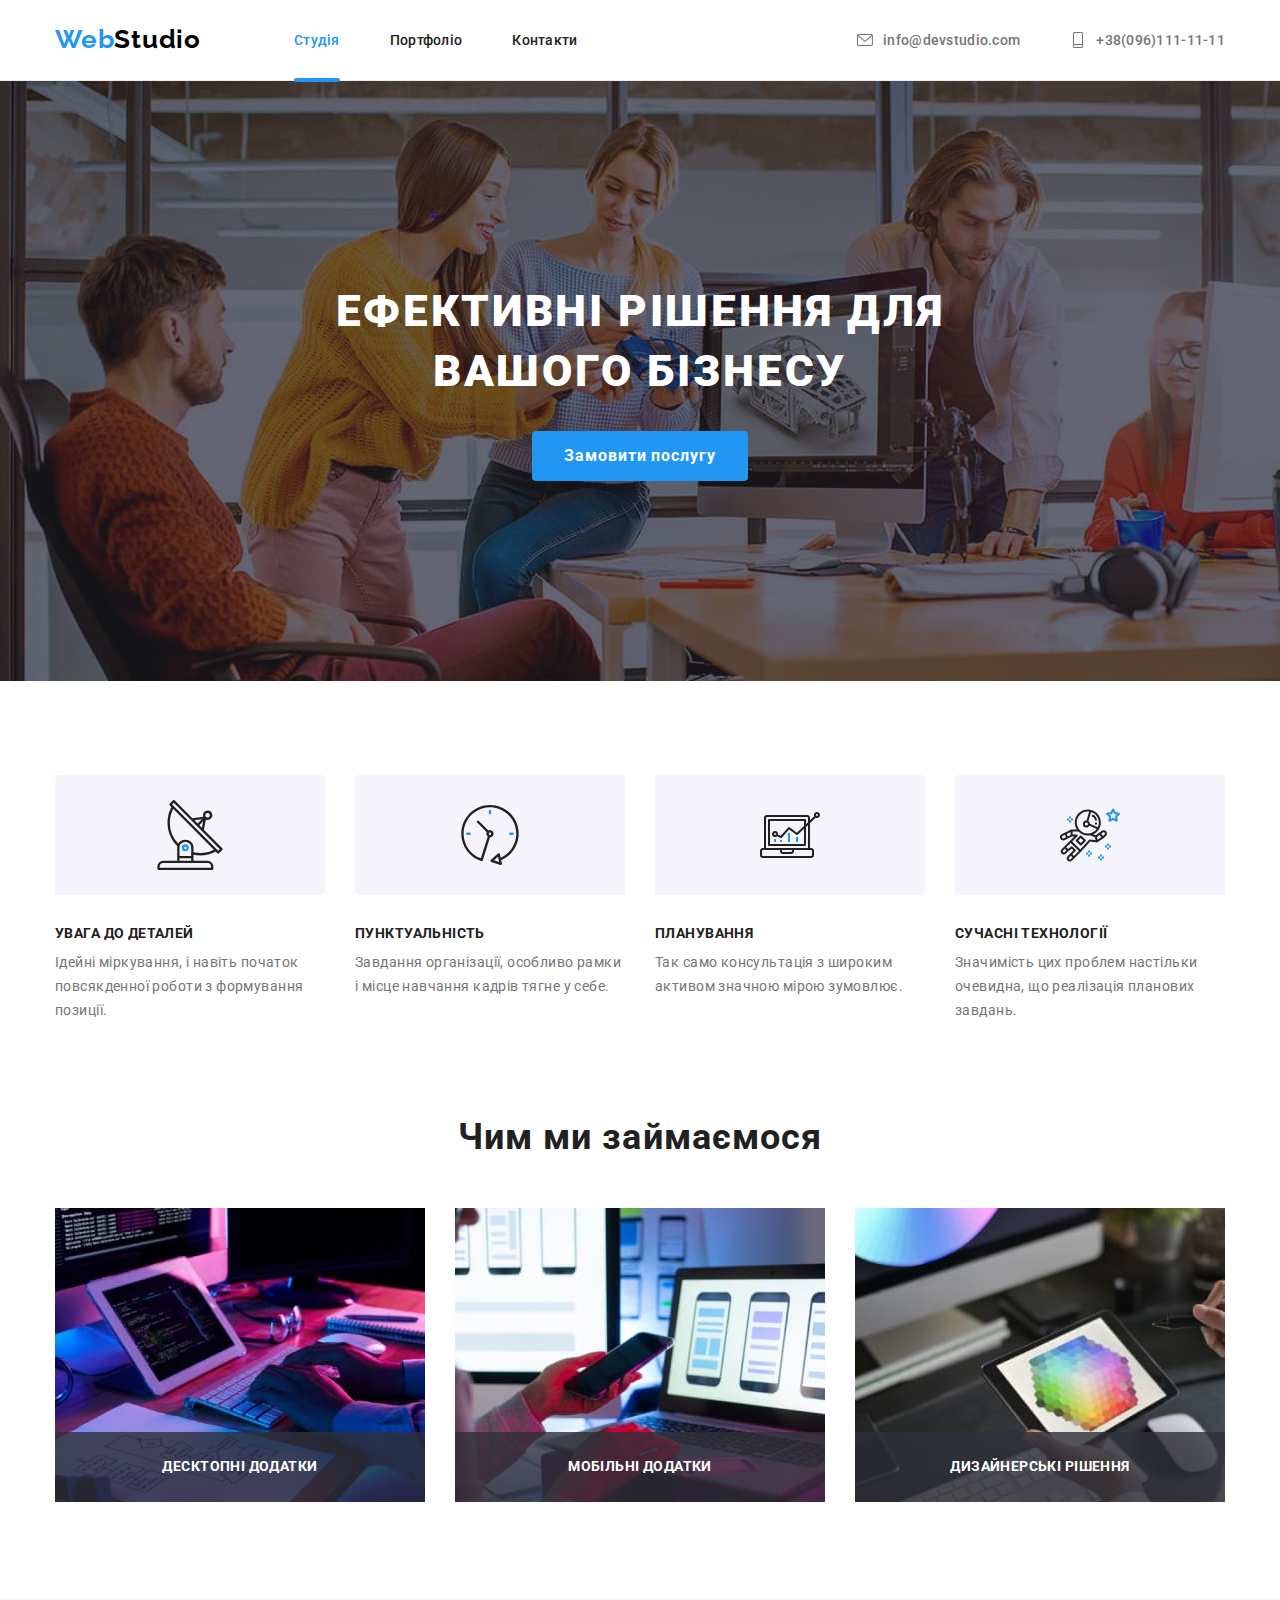
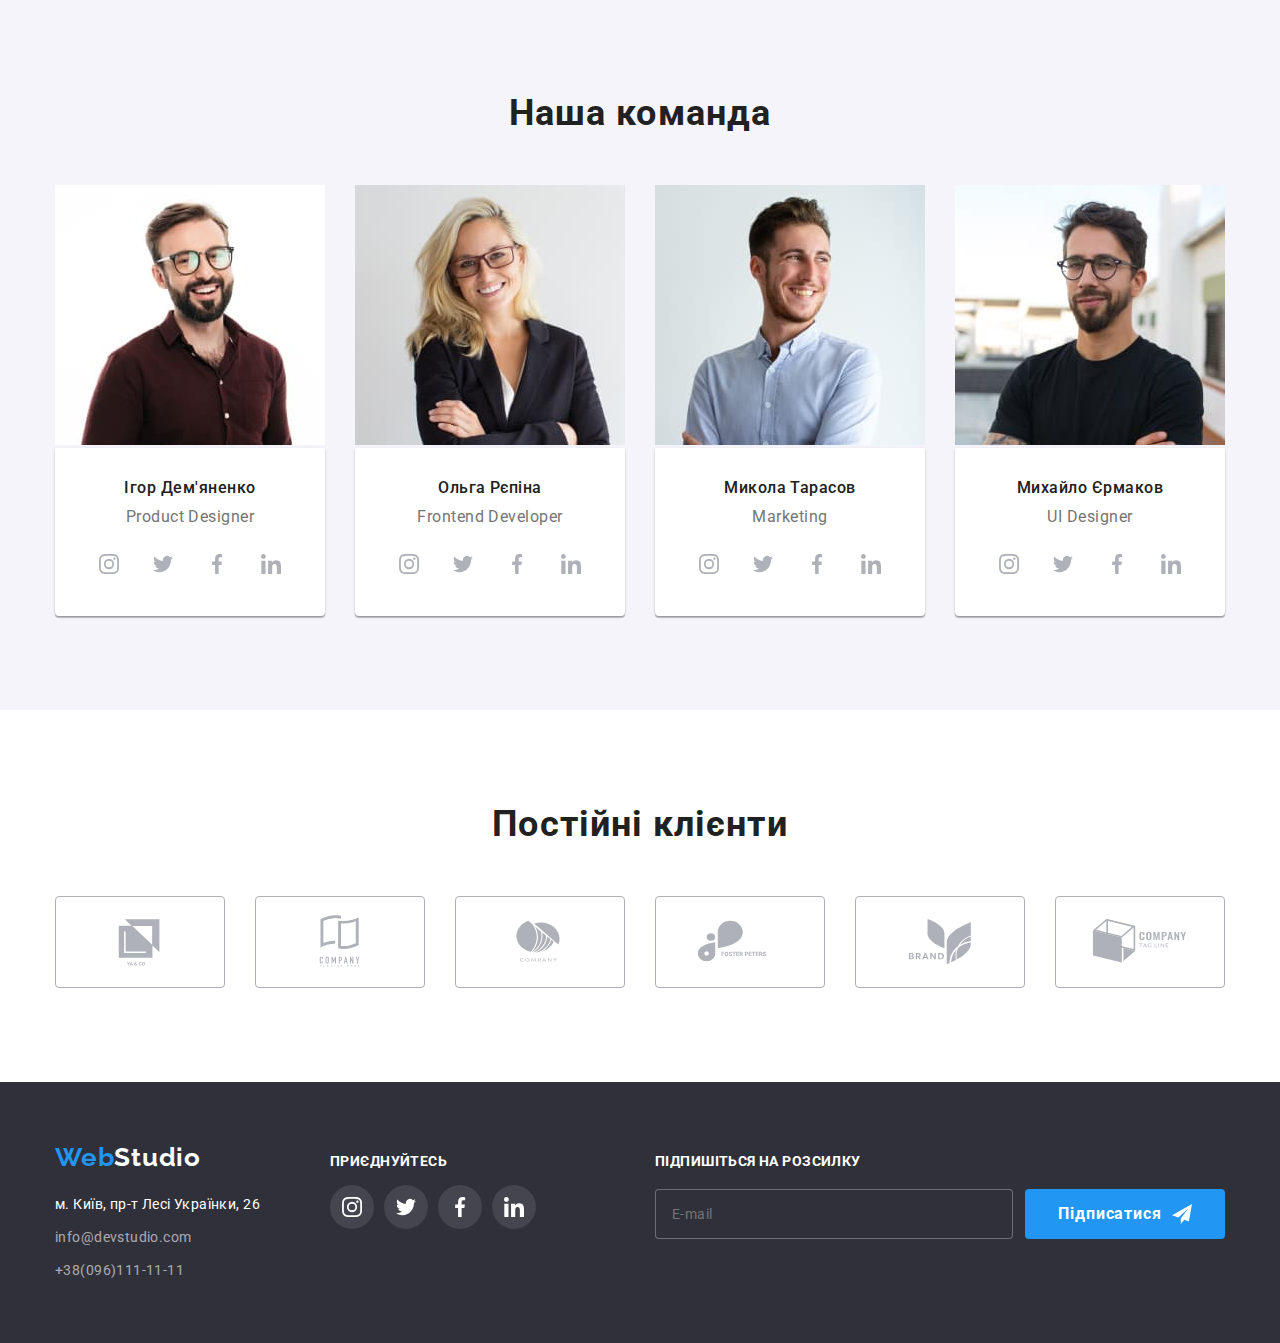
<file: index.html>
<!DOCTYPE html>
<html lang="uk">
<head>
    <meta charset="UTF-8">
    <meta http-equiv="X-UA-Compatible" content="IE=edge">
    <meta name="viewport" content="width=device-width, initial-scale=1.0">
    <title>Document</title>
    <link rel="preconnect" href="https://fonts.googleapis.com">
    <link rel="preconnect" href="https://fonts.gstatic.com" crossorigin>
    <link href="https://fonts.googleapis.com/css2?family=Raleway:wght@700&family=Roboto:wght@400;500;700;900&display=swap"
        rel="stylesheet">
        <link rel="stylesheet" href="https://cdnjs.cloudflare.com/ajax/libs/modern-normalize/1.1.0/modern-normalize.min.css">
    
    
    <link rel="stylesheet" href="./css/main.min.css">

</head>
<body>
    <!--навигация-->
   
    <header class="page-header">
<div class="container">
<div class="page-nav">
    <a class="page-nav__logo" href="/">
        <span class="logo-accent">Web</span>Studio
    </a>
    <nav class="nav">
        <ul class="nav__list">
            <li class="nav__item">
                <a class="current-page nav__link" href="./index.html">Студія</a></li>
            <li class="nav__item">
                <a class="nav__link" href="./portfolio.html">Портфоліо</a></li>
            <li class="naw__item"><a class="nav__link" href="#">Контакти</a></li>
        </ul>
    </nav>
    <ul class="aut-nav">
        <li class="aut-nav__item "> 
           <a class="aut-nav__link" href="mailto:info@devstudio.com"> 
            <svg class="aut-nav__icon" width="16" height="16">
            <use href="./images/icon.svg#icon-envelope"></use>
        </svg>
        info@devstudio.com
        </a>
        </li>
        <li class="aut-nav__item aut-nav__item--left">
            <a class="aut-nav__link" href="tel:+380961111111">
                <svg class="aut-nav__icon" width="16" height="16">
                    <use href="./images/icon.svg#icon-telephon"></use>
                </svg>
                +38(096)111-11-11
            </a>
        </li>
        
    </ul>
</div>
    
   
</div>
</header>

<main> 
    <!--герой-->
    <section class="hero">
<div class="container">
    <h1 class="hero__titel">Ефективні рішення для вашого бізнеcу</h1>
    <button class="hero__button" type="button" data-modal-open>Замовити послугу</button>

</div>


</div>



</section>


<section class="qualiti">  
  
 <div class="container">

 <ul class="qualiti__list">
    
<li class="qualiti__item"> 
    <div class="qualiti__position">
        <a href="" class="qualiti__link">
            <svg class="qualiti__icon" width="70" height="70">
            <use href="./images/icon.svg#icon-antenna"></use>
            </svg>
        </a>
    </div>
<h3 class="quality__title">Увага до деталей </h3>
<p class="quality__text">Ідейні міркування, і навіть початок повсякденної роботи з формування позиції.
</p>
</li>

<li class="qualiti__item"> 
    <div class="qualiti__position">
        <a href="" class="qualiti__link">
            <svg class="qualiti__icon" width="106" height="60">
            <use href="./images/icon.svg#icon-clock"></use>
            </svg>
        </a>
    </div>
    <h3 class="quality__title">Пунктуальність</h3>
    <p class="quality__text">Завдання організації, особливо рамки і місце навчання кадрів тягне у себе.</p>
</li>
    

<li class="qualiti__item"> 
    <div class="qualiti__position">
        <a href="" class="qualiti__link">
        <svg class="qualiti__icon" width="106" height="60">
        <use href="./images/icon.svg#icon-diagram"></use>
        </svg>
        </a>
    </div>
    <h3 class="quality__title">Планування</h3>
    <p class="quality__text">Так само консультація з широким активом значною мірою зумовлює.</p>
</li>

<li class="qualiti__item"> 
    <div class="qualiti__position">
        <a href="" class="qualiti__link">
        <svg class="qualiti__icon" width="106" height="60">
            <use href="./images/icon.svg#icon-astronaut"></use>
        </svg>
    </a>
    </div>
    <h3 class="quality__title">Сучасні технології</h3>
    <p class="quality__text">Значимість цих проблем настільки очевидна, що реалізація планових завдань.</p>




        </div>
    </section>
    
    
    <!--section work-->
    <section class="work">
        <div class="container">
            <h2 class="work__title">Чим ми займаємося</h2>
            <ul class="work__list">
                <li class="work__img"><img src="./images/img1.jpg" alt="написання коду для сайтів" width="370">
                <div class="work__label">Десктопні додатки</div>
            </li>
                <li class="work__img"><img src="./images/img2.jpg" alt="написання коду для мобільних телефонів" width="370">
                <div class="work__label">Мобільні додатки</div>
                </li>
                <li class="work__img"><img src="./images/img3.jpg" alt="написання коду для ігор" width="370">
                <div class="work__label">Дизайнерські рішення
                    </div>
                </li>
            </ul>
        </div>
    </section>
    
    <!--section team-->
    <section class="team">
    <div class="container">
        
    
            <h2 class="team__title">Наша команда</h2>
            <ul class="team__list">
                <li class="team__img"><img src="./images/igor.jpg" alt="фотографія Ігоря Дем'яненко" width="270">
                    <div class="card">
                        <h3 class="card__name">Ігор Дем'яненко</h3>
                        <p class="card__text">Product Designer</p>
                        <ul class="soc__list">
                            <li class="soc__item"> 
                                <a href="#" class="soc__link">
                                   <svg class="soc__icon" width="20" height="20">
                                    <use href="./images/icon.svg#icon-instagram"></use>
                                   </svg>
                                </a></li>
                            <li class="soc__item">
                                 <a href="#" class="soc__link">
                                <svg class="soc__icon" width="20" height="20">
                                    <use href="./images/icon.svg#icon-twitter"></use>
                                </svg>
                            </a></li>
                            <li class="soc__item">
                                 <a href="#" class="soc__link">
                                <svg class="soc__icon" width="20" height="20">
                                    <use href="./images/icon.svg#icon-facebook"></use>
                                </svg>
                            </a></li>
                            <li class="soc__item"> 
                                <a href="#" class="soc__link">
                                <svg class="soc__icon" width="20" height="20">
                                    <use href="./images/icon.svg#icon-linkedin"></use>
                                </svg>
                            </a></li>
                        </ul>
                    </div>
                </li>
                <li class="team__img"><img src="./images/olga.jpg" alt="фотографія Ольги Рєпіна " width="270">
                    <div class="card">
                        <h3 class="card__name">Ольга Рєпіна</h3>
                        <p class="card__text">Frontend Developer</p>
                        <ul class="soc__list">
                            <li class="soc__item">
                                <a href="#" class="soc__link">
                                    <svg class="soc__icon" width="20" height="20">
                                        <use href="./images/icon.svg#icon-instagram"></use>
                                    </svg>
                                </a>
                            </li>
                            <li class="soc__item">
                                <a href="#" class="soc__link">
                                    <svg class="soc__icon" width="20" height="20">
                                        <use href="./images/icon.svg#icon-twitter"></use>
                                    </svg>
                                </a>
                            </li>
                            <li class="soc__item">
                                <a href="#" class="soc__link">
                                    <svg class="soc__icon" width="20" height="20">
                                        <use href="./images/icon.svg#icon-facebook"></use>
                                    </svg>
                                </a>
                            </li>
                            <li class="soc__item">
                                <a href="#" class="soc__link">
                                    <svg class="soc__icon" width="20" height="20">
                                        <use href="./images/icon.svg#icon-linkedin"></use>
                                    </svg>
                                </a>
                            </li>
                        </ul>
                    </div>
                </li>
                <li class="team__img"><img src="./images/nico.jpg" alt="фотографія Миколи Тарасов" width="270">
                    <div class="card">
                        <h3 class="card__name">Микола Тарасов</h3>
                        <p class="card__text">Marketing</p>
                        <ul class="soc__list">
                            <li class="soc__item">
                                <a href="#" class="soc__link">
                                    <svg class="soc__icon" width="20" height="20">
                                        <use href="./images/icon.svg#icon-instagram"></use>
                                    </svg>
                                </a>
                            </li>
                            <li class="soc__item">
                                <a href="#" class="soc__link">
                                    <svg class="soc__icon" width="20" height="20">
                                        <use href="./images/icon.svg#icon-twitter"></use>
                                    </svg>
                                </a>
                            </li>
                            <li class="soc__item">
                                <a href="#" class="soc__link">
                                    <svg class="soc__icon" width="20" height="20">
                                        <use href="./images/icon.svg#icon-facebook"></use>
                                    </svg>
                                </a>
                            </li>
                            <li class="soc__item">
                                <a href="#" class="soc__link">
                                    <svg class="soc__icon" width="20" height="20">
                                        <use href="./images/icon.svg#icon-linkedin"></use>
                                    </svg>
                                </a>
                            </li>
                        </ul>
                    </div>
                </li>
    
                <li class="team__img"><img src="./images/mixa.jpg" alt="фотографія Михайла Єрмаков" width="270">
                    <div class="card">
                        <h3 class="card__name">Михайло Єрмаков</h3>
                        <p class="card__text">UI Designer</p>
                        <ul class="soc__list">
                            <li class="soc__item">
                                <a href="#" class="soc__link">
                                    <svg class="soc__icon" width="20" height="20">
                                        <use href="./images/icon.svg#icon-instagram"></use>
                                    </svg>
                                </a>
                            </li>
                            <li class="soc__item">
                                <a href="#" class="soc__link">
                                    <svg class="soc__icon" width="20" height="20">
                                        <use href="./images/icon.svg#icon-twitter"></use>
                                    </svg>
                                </a>
                            </li>
                            <li class="soc__item">
                                <a href="#" class="soc__link">
                                    <svg class="soc__icon" width="20" height="20">
                                        <use href="./images/icon.svg#icon-facebook"></use>
                                    </svg>
                                </a>
                            </li>
                            <li class="soc__item">
                                <a href="#" class="soc__link">
                                    <svg class="soc__icon" width="20" height="20">
                                        <use href="./images/icon.svg#icon-linkedin"></use>
                                    </svg>
                                </a>
                            </li>
                        </ul>
                    </div>
                </li>
            </ul>



        
    </div>
    </section>
</section>
<section class="partners">
<div class="container">
    <h2 class="partners__title"> Постійні клієнти</h2>
<ul class="partners__list">
    <li class="partners__item"> <a href="" class="partners__link">
        <svg class="partners__icon" width="106" height="60">
        <use href="./images/icon.svg#icon-ya-co"></use>
    </svg>
</a>
</li>
    <li class="partners__item"> <a href="" class="partners__link">
        <svg class="partners__icon" width="106" height="60">
            <use href="./images/icon.svg#icon-tagline"></use>
        </svg>
    </a>
</li>
    <li class="partners__item"> <a href="" class="partners__link">
        <svg class="partners__icon" width="106" height="60">
        <use href="./images/icon.svg#icon-comp"></use>
    </svg>
</a>
</li>
    <li class="partners__item"> <a href="" class="partners__link">
        <svg class="partners__icon" width="106" height="60">
            <use href="./images/icon.svg#icon-foster"></use>
        </svg>
    </a>
</li>
    <li class="partners__item"> <a href="" class="partners__link">
        <svg class="partners__icon" width="106" height="60">
            <use href="./images/icon.svg#icon-brand"></use>
        </svg>
    </a>
</li>
    <li class="partners__item"> <a href="" class="partners__link">
        <svg class="partners__icon" width="106" height="60">
            <use href="./images/icon.svg#icon-tag"></use>
        </svg>
    </a>
</li>
</ul>



</div>





</section>





</main>

<footer>
   

<div class="container">
    <div class="main-footer">
    <div class="footer-contacts">

   
    <a href="/" class="footer-contacts__logo">
        <span class="footer-contacts__accent">Web</span>Studio
    </a>
    
    <address class="contacts">
        <ul>
            <li class="contacts__list">
                <a class="contacts__link contacts__link--first" href="https://goo.gl/maps/CEJdyvRehDyQKQgW8" target="_blank"
                    rel="noopenes noreferrer nofollow"> м. Київ, пр-т Лесі Українки, 26</a>
            </li>
            <li class="contacts__list">
                <a class="contacts__link-footer" href="mailto:info@devstudio.com">info@devstudio.com</a>
            </li>
            <li class="contacts__list">
                <a class="contacts__link-footer" href="tel:+380961111111">+38(096)111-11-11</a>
            </li>
        </ul>
    </address>
    </div>
    <div class="social">
 <h3 class="social__title"> Приєднуйтесь </h3>



    <ul class="social__list">
        <li class="social__item">
            <a href="#" class="social__link">
                <svg class="social__icon" width="20" height="20">
                    <use href="./images/icon.svg#icon-instagram"></use>
                </svg>
            </a>
        </li>
        <li class="social__item">
            <a href="#" class="social__link">
                <svg class="social__icon" width="20" height="20">
                    <use href="./images/icon.svg#icon-twitter"></use>
                </svg>
            </a>
        </li>
        <li class="social__item">
            <a href="#" class="social__link">
                <svg class="social__icon" width="20" height="20">
                    <use href="./images/icon.svg#icon-facebook"></use>
                </svg>
            </a>
        </li>
        <li class="social__item">
            <a href="#" class="social__link">
                <svg class="social__icon" width="20" height="20">
                    <use href="./images/icon.svg#icon-linkedin"></use>
                </svg>
            </a>
        </li>
    </ul>
</div>
<div class="footer-form">
    <h3 class="footer-form__text">Підпишіться на розсилку</h3>

    <div class="mailing">
        <form action="mailing__enenter" name="mailing__enter">
            <input class="mailing__input" type="email" 
            id="mailing__enter" name="mailing__enter"
             placeholder="E-mail" />
        </form>
        <button class="mailing__button" type="button">
            Підписатися
            <svg class="mailing__icon" width="20" height="20">
                <use href="./images/icon.svg#icon-send"></use>
            </svg>
        </button>
    </div>

</div>
</div>

</div>






</footer>

                

<div class="backdrop is-hidden"data-modal>
    <div class="modal">
        <button class="modal__close-button" type="button" data-modal-close>
            <svg class="modal__close-icon" width="30" height="30">
                <use href="./images/icon.svg#icon-close"></use>
            </svg>
        </button>

    
        <h2 class="form__title">Залиште свої дані, ми вам передзвонимо</h2>
<form name="form">
    
        <label class="form__label" for="person-name">Ім'я</label>
        <div class="form__control">
            <input 
            class="form__input"
             id="person__name" 
             type="text"
              name="person-name">
            <svg class="form__icon" width="16" height="16">
                <use href="./images/icon.svg#icon-person"></use>
            </svg>
        </div>

        <label class="form__label" for="person-phone">Телефон</label>
        <div class="form__control">
            <input 
            class="form__input"
             id="person__phone" 
             type="tel"
              name="person-phone">
            <svg class="form__icon" width="16" height="16">
                <use href="./images/icon.svg#icon-phone"></use>
            </svg>
        </div>

        <label class="form__label" for="person-mail">Пошта</label>
        <div class="form__control">
            <input 
            class="form__input"
             id="person-mail" 
             type="email"
              name="person-mail">
            <svg class="form__icon" width="16" height="16">
                <use href="./images/icon.svg#icon-email"></use>
            </svg>
        </div>

        <label class="form__label" for="person-coment">Коментар</label>
        
            <textarea 
            class="form__textarea"
            id="person-coment" 
            name="person-coment"
            placeholder="Введіть текст"
            ></textarea>



            <div class="checkbox">
                <label class="checkbox__text" for="checkbox__terms">
                   <input class="checkbox__input visually-hidden" 
                    type="checkbox"name="checkbox__terms"id="checkbox__terms">
        <span class="checkbox__icon">
            <svg class="checkbox__check" width="16" height="16">
                <use href="./images/icon.svg#icon-check"></use>
            </svg>
        </span>
      

<p class="checkbox__form-text">Погоджуюся з розсилкою та приймаю<a href="#"> 
    <span class="checkbox__form-accent">Умови договору</span></a></p>
    </label>
    
    </div>
<button class="form__button" type="submit">Відправити</button>
      
   
    


    
    </button>
    
    
    

      
   

      </div>


        
      
    </form>   

    
    
    
</div>

   

</div>
<script src="./js/modal.js"></script>
</body>
</html>
</file>
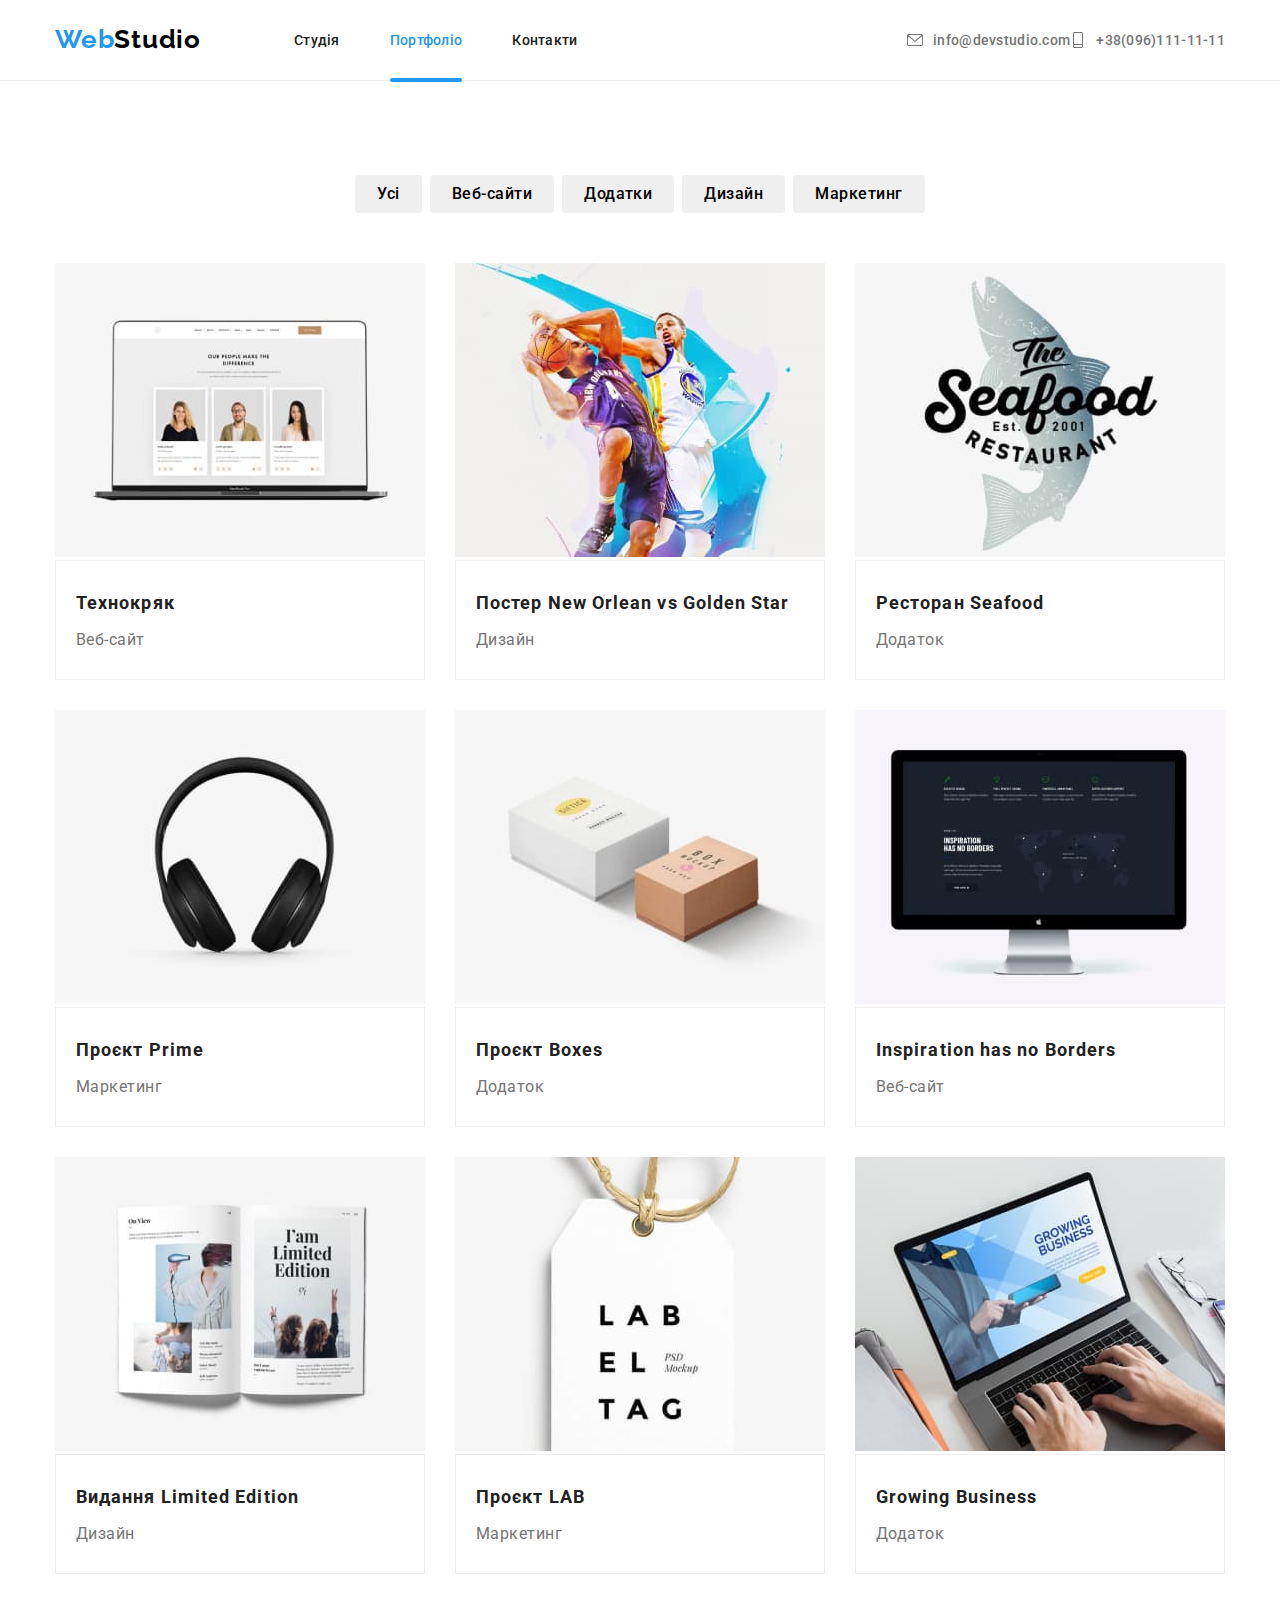
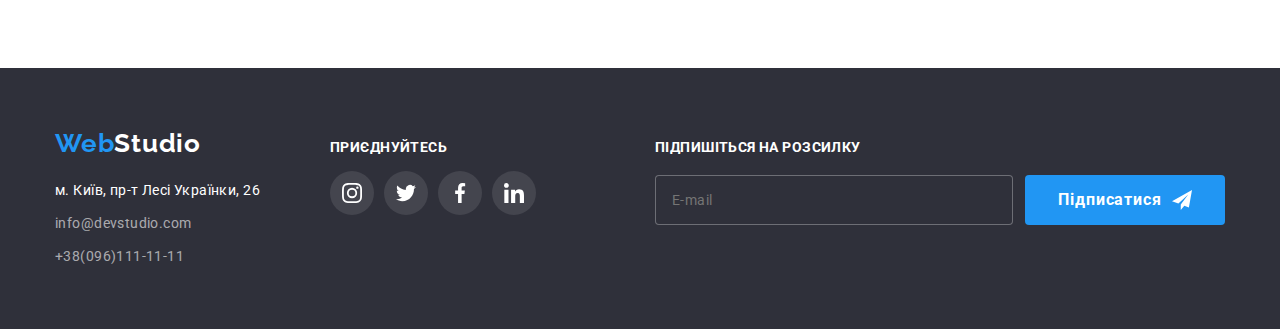
<file: portfolio.html>
<!DOCTYPE html>
<html lang="uk">
<head>
    <meta charset="UTF-8">
    <meta http-equiv="X-UA-Compatible" content="IE=edge">
    <meta name="viewport" content="width=device-width, initial-scale=1.0">
    <title>Portfolio</title>
    <link rel="preconnect" href="https://fonts.googleapis.com">
    <link rel="preconnect" href="https://fonts.gstatic.com" crossorigin>
    <link href="https://fonts.googleapis.com/css2?family=Raleway:wght@700&family=Roboto:wght@400;500;700;900&display=swap"
        rel="stylesheet">
        <link rel="stylesheet" href="https://cdnjs.cloudflare.com/ajax/libs/modern-normalize/1.1.0/modern-normalize.min.css">
   
    <link rel="stylesheet" href="./css/main.min.css">
</head>
<body>
<header class="page-header">
    <div class="container">
        <div class="page-nav">
            <a class="page-nav__logo" href="/">
                <span class="logo-accent">Web</span>Studio
            </a>
            <nav class="nav">
                <ul class="nav__list">
                    <li class="nav__item"><a class="nav__link" href="./index.html">Студія</a></li>
                    <li class="nav__item"><a class="current-page nav__link" href="./portfolio.html">Портфоліо</a></li>
                    <li class="nav__item"><a class="nav__link" href="#">Контакти</a></li>
                </ul>
            </nav>
            <ul class="aut-nav">
                <li class="aut-nav__item">
                    <a class="aut-nav__link" href="mailto:info@devstudio.com">
                        <svg class="aut-nav__icon" width="16" height="16">
                            <use href="./images/icon.svg#icon-envelope"></use>
                        </svg>
                        info@devstudio.com
                    </a>
                </li>
                <li class="aut-nav__item">
                    <a class="aut-nav__link" href="tel:+380961111111">
                        <svg class="aut-nav__icon" width="16" height="16">
                            <use href="./images/icon.svg#icon-telephon"></use>
                        </svg>
                        +38(096)111-11-11
                    </a>
                </li>
            
            </ul>
        </div>


    </div>
</header>

<main>
    <section class="office">
   <div class="container">
    <h1 class="office__title">Відділи</h1>
    <ul class="department">
        <li><button class="department__button" type="button">Усі</button></li>
        <li><button class="department__button" type="button">Веб-сайти</button></li>
        <li><button class="department__button" type="button">Додатки</button></li>
        <li><button class="department__button" type="button">Дизайн</button></li>
        <li><button class="department__button" type="button">Маркетинг</button></li>
    </ul>
   </div>


<!--section projects-->


<div class="container">
    <ul class="progect-list">
        <li>
            <div class="progect">
                <img src="./images/technocrat.jpg" alt="Технокряк" width="370" />
                <div class="progect__item">
                <h3 class="project__title">Технокряк</h3>
                <p class="project__text">Веб-сайт</p>
            
         <div class="project__invisible-text">
            <p>Ресурс пропонує комплексні пропозиції з різним 
                рівнем функціоналу та сервісів. 
                 Все це дозволить відвідувачу отримати
            вичерпні відомості про компанію чи приватну особу.</p>
         </div>
        </div>
        </li>
    
        <li  >
            <div class="progect">
                <img src="./images/design-poster.jpg" alt="Постер New Orlean vs Golden Star" width="370" />
                <div class="progect__item">
                <h3 class="project__title">Постер New Orlean vs Golden Star</h3>
                <p class="project__text">Дизайн</p>
                </div>
                </div>
        </li>
        <li  >
            <div class="progect">
                <img src="./images/restaurant.jpg" alt="Ресторан Seafood" width="370" />
                <div class="progect__item">
                <h3 class="project__title">Ресторан Seafood</h3>
                <p class="project__text">Додаток</p>
                </div>
                </div>
        </li>
        <li >
            
            <div class="progect">
                <img src="./images/marketing.jpg" alt="Проєкт Prime" width="370" />
                <div class="progect__item">
                <h3 class="project__title">Проєкт Prime</h3>
                <p class="project__text">Маркетинг</p>
                </div>
                </div>
        </li>
        <li >
            <div class="progect">
                <img src="./images/box.jpg" alt="Проєкт Boxes" width="370" />
                <div class="progect__item">
                <h3 class="project__title">Проєкт Boxes</h3>
                <p class="project__text">Додаток</p>
                </div>
                </div>
        </li>
    
        <li >
            <div class="progect">
                <img src="./images/web-site.jpg" alt="Inspiration has no Borders" width="370" />
                <div class="progect__item">
                <h3 class="project__title">Inspiration has no Borders</h3>
                <p class="project__text">Веб-сайт</p>
                </div>
                </div>
        </li>
        <li >
            <div class="progect">
                <img src="./images/book.jpg" alt="Видання Limited Edition" width="370" />
                <div class="progect__item">
                <h3 class="project__title">Видання Limited Edition</h3>
                <p class="project__text">Дизайн</p>
                </div>
                </div>
        </li>
        <li  >
            <div class="progect">
                <img src="./images/lab.jpg" alt="Проєкт LAB" width="370" />
                <div class="progect__item">
                <h3 class="project__title">Проєкт LAB</h3>
                <p class="project__text">Маркетинг</p>
                </div>
                </div>
        </li>
        <li  >
            <div class="progect">
                <img src="./images/busines.jpg" alt="Growing Business" width="370" />
                <div class="progect__item">
                <h3 class="project__title">Growing Business</h3>
                <p class="project__text">Додаток</p>
                </div>
                </div>
        </li>
    </ul>

</div>
</section>

    
</main>

<footer>

<div class="container">
    <div class="main-footer">
        <div class="footer-contacts">


            <a href="/" class="footer-contacts__logo">
                <span class="footer-contacts__accent">Web</span>Studio
            </a>

            <address class="contacts">
                <ul>
                    <li class="contacts__list">
                        <a class="contacts__link contacts__link--first" href="https://goo.gl/maps/CEJdyvRehDyQKQgW8" target="_blank"
                            rel="noopenes noreferrer nofollow"> м. Київ, пр-т Лесі Українки, 26</a>
                    </li>
                    <li class="contacts__list">
                        <a class="contacts__link-footer" href="mailto:info@devstudio.com">info@devstudio.com</a>
                    </li>
                    <li class="contacts__list">
                        <a class="contacts__link-footer" href="tel:+380961111111">+38(096)111-11-11</a>
                    </li>
                </ul>
            </address>
        </div>
        <div class="social">
            <h3 class="social__title"> Приєднуйтесь </h3>



            <ul class="social__list">
                <li class="social__item">
                    <a href="#" class="social__link">
                        <svg class="social__icon" width="20" height="20">
                            <use href="./images/icon.svg#icon-instagram"></use>
                        </svg>
                    </a>
                </li>
                <li class="social__item">
                    <a href="#" class="social__link">
                        <svg class="social__icon" width="20" height="20">
                            <use href="./images/icon.svg#icon-twitter"></use>
                        </svg>
                    </a>
                </li>
                <li class="social__item">
                    <a href="#" class="social__link">
                        <svg class="social__icon" width="20" height="20">
                            <use href="./images/icon.svg#icon-facebook"></use>
                        </svg>
                    </a>
                </li>
                <li class="social__item">
                    <a href="#" class="social__link">
                        <svg class="social__icon" width="20" height="20">
                            <use href="./images/icon.svg#icon-linkedin"></use>
                        </svg>
                    </a>
                </li>
            </ul>
        </div>
        <div class="footer-form">
            <h3 class="footer-form__text">Підпишіться на розсилку</h3>
        
            <div class="mailing">
                <form action="mailing__enter" name="mailing__enter">
                    <input class="mailing__input" type="email" id="footer-enter" name="footer-enter" placeholder="E-mail" />
                </form>
                <button class="mailing__button" type="button">
                    Підписатися
                    <svg class="mailing__icon" width="20" height="20">
                        <use href="./images/icon.svg#icon-send"></use>
                    </svg>
                </button>
            </div>
        
        </div>

    </div>


</div>


</footer>
</body>
</html>
</file>
<file: css/main.min.css>
:root{--primary-text-color: #212121;--secondary-text-color: #757575;--hero-text-color: #ffffff;--accent-text-color: #2196f3;--black-text-color: #000000;--primary-white-color: #f5f5f5;--secondary-color: #2f303a;--button: #F5F4FA;--button-focus: #188CE8;--secondary-button: #EEEEEE;--border: #ECECEC;--fon-hero: rgba(47, 48, 58, 0.8);--icon: #AFB1B8;--footer-link: rgba(255, 255, 255, 0.1);--fon-backdrop: rgba(0, 0, 0, 0.2);--work-fon: rgba(47, 48, 58, 0.8);--invisible: rgba(33, 150, 243, 0.9);--form-border: rgba(33, 33, 33, 0.2);--coment-placeholder: rgba(117, 117, 117, 0.5);--time: cubic-bezier(0.4, 0, 0.2, 1)}*{-webkit-box-sizing:border-box;box-sizing:border-box}h1,h2,h3,h4,h5,h6,p,ul{margin:0;padding:0}body{background-color:var(--hero-text-color);color:var(--primary-text-color);font-family:"Roboto",sans-serif;font-size:14px;cursor:pointer;font-weight:400;overflow:auto}ul{list-style:none}.container{margin-left:auto;margin-right:auto;width:1200px;padding:0px 15px}.visually-hidden{position:absolute;white-space:nowrap;width:1px;height:1px;overflow:hidden;border:0;padding:0;clip:rect(0 0 0 0);-webkit-clip-path:inset(50%);clip-path:inset(50%);margin:1px}.department{display:-webkit-box;display:-ms-flexbox;display:flex;gap:8px;-webkit-box-pack:center;-ms-flex-pack:center;justify-content:center;margin-bottom:50px}.department__button{display:inline-block;font-family:"Roboto",sans-serif;font-weight:500;font-size:16px;line-height:1.62;text-align:center;letter-spacing:.03em;-webkit-box-pack:center;-ms-flex-pack:center;justify-content:center;padding:6px 22px;border:none;border-radius:4px;-webkit-transition-property:background-color,color,shadow;transition-property:background-color,color,shadow;-webkit-transition-duration:250ms;transition-duration:250ms;-webkit-transition-timing-function:cubic-bezier(0.4, 0, 0.2, 1);transition-timing-function:cubic-bezier(0.4, 0, 0.2, 1)}.department__button:hover{color:var(--hero-text-color);background-color:var(--accent-text-color)}.department__button:focus,.department__button:hover{-webkit-box-shadow:0px 2px 2px rgba(0,0,0,.12),0px 1px 2px rgba(0,0,0,.08),0px 3px 1px rgba(0,0,0,.1);box-shadow:0px 2px 2px rgba(0,0,0,.12),0px 1px 2px rgba(0,0,0,.08),0px 3px 1px rgba(0,0,0,.1)}.card{margin-top:0px;-webkit-box-shadow:0px 1px 3px rgba(0,0,0,.12),0px 1px 1px rgba(0,0,0,.14),0px 2px 1px rgba(0,0,0,.2);box-shadow:0px 1px 3px rgba(0,0,0,.12),0px 1px 1px rgba(0,0,0,.14),0px 2px 1px rgba(0,0,0,.2);border-radius:0px 0px 4px 4px;background-color:var(--hero-text-color)}.card__name{color:var(--primary-text-color);font-weight:500;font-size:16px;line-height:1.2;letter-spacing:.03em;text-align:center;padding-top:30px}.card__text{font-size:16px;line-height:1.2;color:var(--secondary-text-color);letter-spacing:.03em;text-align:center;margin-top:10px;margin-bottom:16px}.hero{background-color:var(--secondary-color);text-align:center;padding:200px 0;max-width:1600px;padding-bottom:200px;background-image:-webkit-gradient(linear, left top, right top, from(rgba(47, 48, 58, 0.4)), to(rgba(47, 48, 58, 0.4))),url("../images/hero.jpg");background-image:linear-gradient(to right, rgba(47, 48, 58, 0.4), rgba(47, 48, 58, 0.4)),url("../images/hero.jpg");margin-left:auto;margin-right:auto;background-size:cover}.hero__titel{margin-top:0;margin-bottom:30px;color:var(--hero-text-color);font-family:"Roboto";font-weight:900;font-size:44px;line-height:60px;text-align:center;letter-spacing:.06em;text-transform:uppercase;margin-left:237px;margin-right:237px}.page-header{border-bottom:1px solid var(--border)}.page-nav__logo{display:block;font-family:"Raleway";color:var(--black-text-color);font-weight:700;font-size:26px;line-height:1.2;text-decoration:none;letter-spacing:.03em;margin-right:93px}.logo-accent{color:var(--accent-text-color)}.nav :hover,.nav :focus{color:var(--accent-text-color)}.page-nav{display:-webkit-box;display:-ms-flexbox;display:flex;-webkit-box-align:center;-ms-flex-align:center;align-items:center}.nav__list{display:-webkit-box;display:-ms-flexbox;display:flex}.nav__link{display:block;color:var(--primary-text-color);font-weight:500;line-height:1.15;letter-spacing:.02em;text-decoration:none;padding-top:32px;padding-bottom:32px;-webkit-transition-property:color;transition-property:color;-webkit-transition-duration:250ms;transition-duration:250ms;-webkit-transition-timing-function:var(--time);transition-timing-function:var(--time)}.current-page{position:relative;color:var(--accent-text-color)}.current-page::after{content:"";position:absolute;display:block;left:0;bottom:-2px;width:100%;height:4px;border-radius:2px;background-color:currentColor}.nav__link:focus{color:var(--accent-text-color)}.nav__link::after{opacity:1;color:var(--accent-text-color)}.nav__item:not(:last-child){margin-right:50px}.aut-nav{display:-webkit-box;display:-ms-flexbox;display:flex;-webkit-box-align:center;-ms-flex-align:center;align-items:center;margin-left:auto}.aut-nav__icon{fill:currentColor}.aut-nav__item--left{margin-left:50px}.aut-nav__link{display:-webkit-box;display:-ms-flexbox;display:flex;-ms-flex-line-pack:center;align-content:center;color:var(--secondary-text-color);font-weight:500;line-height:1.15;letter-spacing:.02em;text-decoration:none;padding-top:32px;padding-bottom:32px;gap:10px;-webkit-transition-property:color;transition-property:color;-webkit-transition-duration:250ms;transition-duration:250ms;-webkit-transition-timing-function:var(--time);transition-timing-function:var(--time)}.aut-nav :hover,.aut-nav :focus{color:var(--accent-text-color)}.aut-nav :hover,:focus .contact-link{fill:var(--accent-text-color)}.qualiti{padding-top:94px}.qualiti__position{display:-webkit-box;display:-ms-flexbox;display:flex;margin-bottom:30px}.qualiti__item{width:calc((100% - 90px)/4)}.qualiti__link{width:100%;height:120px;background-color:var(--button);display:-webkit-box;display:-ms-flexbox;display:flex;border-radius:4px;-webkit-box-align:center;-ms-flex-align:center;align-items:center;-webkit-box-pack:center;-ms-flex-pack:center;justify-content:center;color:var(--icon)}.qualiti__icon{fill:currentColor}.qualiti__list{display:-webkit-box;display:-ms-flexbox;display:flex;gap:30px}.quality__title{padding-top:0px;margin-bottom:0;color:var(--primary-text-color);font-size:14px;font-weight:700;line-height:1.15;letter-spacing:.03em;text-transform:uppercase}.quality__text{margin-top:10px;margin-bottom:0px;color:var(--secondary-text-color);line-height:1.7;letter-spacing:.03em}.partners{padding-top:94px;padding-bottom:94px}.partners__title{padding-top:0px;margin-bottom:50px;color:var(--primary-text-color);font-weight:700;font-size:36px;line-height:1.16;text-align:center;letter-spacing:.03em}.partners__list{display:-webkit-box;display:-ms-flexbox;display:flex;gap:30px}.partners__item{width:calc((100% - 150px)/6);width:100%;height:92px;display:-webkit-box;display:-ms-flexbox;display:flex;border-radius:4px}.partners__link{width:100%;height:92px;border:1px solid var(--icon);display:-webkit-box;display:-ms-flexbox;display:flex;border-radius:4px;-webkit-box-align:center;-ms-flex-align:center;align-items:center;-webkit-box-pack:center;-ms-flex-pack:center;justify-content:center;background-color:var(--hero-text-color);color:var(--icon);-webkit-transition-property:border-color,color;transition-property:border-color,color;-webkit-transition-duration:250ms;transition-duration:250ms;-webkit-transition-timing-function:var(--time);transition-timing-function:var(--time)}.partners__icon{fill:currentColor}.partners__link:hover,.partners__link:focus{border-color:var(--accent-text-color);color:var(--accent-text-color)}footer{background-color:var(--secondary-color);padding-top:60px;padding-bottom:60px}.footer-contacts__logo{display:block;font-family:"Raleway";font-weight:700;font-size:26px;line-height:1.2;color:var(--hero-text-color);text-decoration:none;letter-spacing:.03em;margin-bottom:20px}.footer-contacts__accent{color:var(--accent-text-color)}.contacts{margin-bottom:0px}.contacts__link{display:block;font-style:normal;line-height:1.7;color:var(--hero-text-color);text-decoration:none;letter-spacing:.03em}.contacts__list{margin-top:9px}.contacts__link-footer{display:block;font-style:normal;color:rgba(255,255,255,.6);line-height:1.7;letter-spacing:.03em;text-decoration:none}.contacts__link--first{margin-top:0px}.main-footer{display:-webkit-box;display:-ms-flexbox;display:flex;-webkit-box-align:baseline;-ms-flex-align:baseline;align-items:baseline}.footer-form{margin-left:auto}.footer-form__text{padding-top:0px;margin-bottom:0;color:var(--hero-text-color);font-size:14px;font-weight:700;line-height:1.15;letter-spacing:.03em;text-transform:uppercase;margin-bottom:20px}.project__invisible-text{position:absolute;top:0;left:0;width:100%;opacity:0;padding:63px 24px;background-color:var(--invisible);-webkit-transform:translateX(100%);transform:translateX(100%);pointer-events:none;-webkit-transition-duration:250ms;transition-duration:250ms;-webkit-transition-timing-function:var(--time);transition-timing-function:var(--time);color:var(--primary-white-color);font-size:18px;line-height:1.55;letter-spacing:.03em}.progect:hover .project__invisible-text{-webkit-transform:translateY(0);transform:translateY(0);opacity:1}.mailing{display:-webkit-box;display:-ms-flexbox;display:flex}.mailing__enter{display:-webkit-box;display:-ms-flexbox;display:flex;-webkit-box-pack:center;-ms-flex-pack:center;justify-content:center;padding-top:16px;padding-bottom:30px;gap:10px}.mailing__input{display:-webkit-box;display:-ms-flexbox;display:flex;width:358px;height:50px;border:1px solid rgba(255,255,255,.3);-webkit-filter:drop-shadow(0px 4px 4px 0.15);filter:drop-shadow(0px 4px 4px 0.15);border-radius:4px;background-color:var(--secondary-color);letter-spacing:.03em;color:rgba(255,255,255,.6);outline:none;padding-left:16px}.mailing__button{display:-webkit-inline-box;display:-ms-inline-flexbox;display:inline-flex;-webkit-box-align:center;-ms-flex-align:center;align-items:center;-webkit-box-pack:center;-ms-flex-pack:center;justify-content:center;-webkit-column-gap:10px;-moz-column-gap:10px;column-gap:10px;margin-left:12px;min-width:200px;height:50px;color:var(--hero-text-color);background-color:var(--accent-text-color);border-radius:4px;font-family:"Roboto",serif;border:none;font-weight:700;font-size:16px;line-height:1.88;letter-spacing:.06em;cursor:pointer;-webkit-transition-property:background-color,color,shadow;transition-property:background-color,color,shadow;-webkit-transition-duration:250ms;transition-duration:250ms;-webkit-transition-timing-function:cubic-bezier(0.4, 0, 0.2, 1);transition-timing-function:cubic-bezier(0.4, 0, 0.2, 1)}.mailing__button:hover{color:var(--border);background-color:var(--button-focus)}.mailing__button:focus,.mailing__button:hover{-webkit-box-shadow:0px 2px 2px rgba(0,0,0,.12),0px 1px 2px rgba(0,0,0,.08),0px 3px 1px rgba(0,0,0,.1);box-shadow:0px 2px 2px rgba(0,0,0,.12),0px 1px 2px rgba(0,0,0,.08),0px 3px 1px rgba(0,0,0,.1)}.mailing__icon{fill:currentColor}.team{padding-top:94px;padding-bottom:94px;background-color:var(--button)}.team__title{padding-top:0px;margin-bottom:50px;color:var(--primary-text-color);font-weight:700;font-size:36px;line-height:1.16;text-align:center;letter-spacing:.03em}.team__img{margin-top:0px;margin-bottom:0px;display:block;max-width:100%;height:auto;-o-object-fit:cover;object-fit:cover}.team__list{display:-webkit-box;display:-ms-flexbox;display:flex;gap:30px}.soc__list{display:-webkit-box;display:-ms-flexbox;display:flex;-webkit-box-pack:center;-ms-flex-pack:center;justify-content:center;margin-top:16px;padding-bottom:30px;gap:10px}.soc__link{display:-webkit-box;display:-ms-flexbox;display:flex;width:44px;height:44px;-webkit-box-align:center;-ms-flex-align:center;align-items:center;-webkit-box-pack:center;-ms-flex-pack:center;justify-content:center;background-color:var(--hero-text-color);border-radius:50%;color:var(--icon);-webkit-transition-property:background-color;transition-property:background-color;-webkit-transition-duration:250ms;transition-duration:250ms;-webkit-transition-timing-function:var(--time);transition-timing-function:var(--time)}.soc__icon{gap:10px;-webkit-transition-property:color;transition-property:color;-webkit-transition-duration:250ms;transition-duration:250ms;-webkit-transition-timing-function:var(--time);transition-timing-function:var(--time)}.soc__icon{fill:currentColor}.soc__link:hover,.soc__link:focus{background-color:var(--accent-text-color);color:var(--hero-text-color)}.social{margin-left:70px}.social__title{padding-top:0px;margin-bottom:0;color:var(--hero-text-color);font-size:14px;font-weight:700;line-height:1.15;letter-spacing:.03em;text-transform:uppercase}.social__list{display:-webkit-box;display:-ms-flexbox;display:flex;-webkit-box-pack:center;-ms-flex-pack:center;justify-content:center;padding-top:16px;padding-bottom:30px;gap:10px}.social__link{display:-webkit-box;display:-ms-flexbox;display:flex;width:44px;height:44px;-webkit-box-align:center;-ms-flex-align:center;align-items:center;-webkit-box-pack:center;-ms-flex-pack:center;justify-content:center;background-color:var(--footer-link);border-radius:50%;color:var(--hero-text-color);-webkit-transition-property:background-color;transition-property:background-color;-webkit-transition-duration:250ms;transition-duration:250ms;-webkit-transition-timing-function:var(--time);transition-timing-function:var(--time)}.social__icon{fill:currentColor}.social__link:hover,.social__link:focus{background-color:var(--accent-text-color)}.office{padding-top:94px;padding-bottom:94px}.office__title{position:absolute;white-space:nowrap;width:1px;height:1px;overflow:hidden;border:0;padding:0;clip:rect(0 0 0 0);-webkit-clip-path:inset(50%);clip-path:inset(50%);margin:-1px}.progect{display:block;position:relative;overflow:hidden;-webkit-transition-property:-webkit-box-shadow;transition-property:-webkit-box-shadow;transition-property:box-shadow;transition-property:box-shadow, -webkit-box-shadow;-webkit-transition-duration:250ms;transition-duration:250ms;-webkit-transition-timing-function:var(--time);transition-timing-function:var(--time)}.progect-list{display:-webkit-box;display:-ms-flexbox;display:flex;-ms-flex-wrap:wrap;flex-wrap:wrap;margin:0px;padding:0px;gap:30px;-webkit-box-pack:justify;-ms-flex-pack:justify;justify-content:space-between}.progect__item{display:block;padding:24px 20px;margin:0;-webkit-box-sizing:border-box;box-sizing:border-box;width:370px;border:1px solid var(--secondary-button)}.project__title{font-weight:700;font-size:18px;line-height:2;letter-spacing:.06em;margin:0;padding-bottom:4px}.project__text{font-size:16px;line-height:1.87;letter-spacing:.03em;color:var(--secondary-text-color);margin:0}.progect:hover{-webkit-box-shadow:1px 4px 6px rgba(0,0,0,.16),0px 4px 4px rgba(0,0,0,.06),0px 1px 1px rgba(0,0,0,.12);box-shadow:1px 4px 6px rgba(0,0,0,.16),0px 4px 4px rgba(0,0,0,.06),0px 1px 1px rgba(0,0,0,.12)}.work{padding-top:94px;padding-bottom:94px}.work__title{padding-top:0px;margin-bottom:50px;color:var(--primary-text-color);font-weight:700;font-size:36px;line-height:1.15;text-align:center;letter-spacing:.03em}.work__list{display:-webkit-box;display:-ms-flexbox;display:flex;gap:30px}.work__img{position:relative;margin-top:0px}.work__label{position:absolute;top:224px;width:100%;height:70px;text-align:center;color:var(--hero-text-color);background-color:var(--work-fon);-webkit-box-pack:center;-ms-flex-pack:center;justify-content:center;font-family:Roboto,sans-serif;font-weight:700;line-height:1.14;letter-spacing:.03em;text-transform:uppercase;justify-content:center;display:block;padding-top:27px}.button{background-color:var(----secondary-button);color:var(--primary-text-color);cursor:pointer}.hero__button{display:inline-block;font-family:"Roboto",sans-serif;font-weight:700;font-size:16px;line-height:1.88;letter-spacing:.06em;background-color:var(--accent-text-color);color:var(--hero-text-color);min-width:216px;height:50px;text-align:center;padding:10px 32px;border-radius:4px;border:none}.hero__button:hover,.hero__button:focus{color:var(--hero-text-color);background-color:var(--button-focus)}.backdrop{position:fixed;top:0;left:0;width:100%;height:100%;opacity:1;background-color:var(--fon-backdrop);-webkit-transition:opacity 250ms,visibility 250ms;transition:opacity 250ms,visibility 250ms}.is-hidden{opacity:0;pointer-events:none;visibility:hidden;-webkit-transform:scale(1);transform:scale(1)}.modal{position:absolute;top:50%;left:50%;-webkit-transform:translate(-50%, -50%);transform:translate(-50%, -50%);border-radius:4px;height:581px;width:528px;background-color:var(--hero-text-color);-webkit-transition:-webkit-transform 250ms var(--time);transition:-webkit-transform 250ms var(--time);transition:transform 250ms var(--time);transition:transform 250ms var(--time), -webkit-transform 250ms var(--time);padding:40px;overflow:hidden}.modal__close-button{position:absolute;top:8px;right:8px;width:30px;height:30px;border:1px solid rgba(0,0,0,.1);border-radius:50%;cursor:pointer;-webkit-box-pack:center;-ms-flex-pack:center;justify-content:center;display:-webkit-box;display:-ms-flexbox;display:flex;-webkit-box-align:center;-ms-flex-align:center;align-items:center;background-color:var(--hero-text-color);-webkit-transition:opacity 2500ms,visibility 2500ms;transition:opacity 2500ms,visibility 2500ms}.modal__close-icon{fill:#000;-webkit-transition-property:fill;transition-property:fill;-webkit-transition-duration:250ms;transition-duration:250ms;-webkit-transition-timing-function:var(--time);transition-timing-function:var(--time)}.modal__close-icon:hover{fill:var(--accent-text-color)}.modal__close-icon:focus{visibility:0}.form__title{font-style:700;font-size:20px;line-height:1.15;letter-spacing:normal;color:var(--primary-text-color);margin-bottom:2px;text-align:center}.form__label{display:block;font-size:12px;line-height:1.17;margin-bottom:4px;color:var(--secondary-text-color);margin-top:10px}.form__control{position:relative}.form__input{width:100%;padding:12px 11px 12px 32px;border:1px solid var(--form-border);outline:none;border-radius:4px;-webkit-transition-property:var(--accent-text-color);transition-property:var(--accent-text-color);-webkit-transition-duration:250ms;transition-duration:250ms;-webkit-transition-timing-function:var(--time);transition-timing-function:var(--time)}.form__icon{position:absolute;left:12px;top:50%;-webkit-transform:translateY(-50%);transform:translateY(-50%);fill:currentColor;-webkit-transition-property:fill;transition-property:fill;-webkit-transition-duration:250ms;transition-duration:250ms;-webkit-transition-timing-function:var(--time);transition-timing-function:var(--time)}.form__text{text-indent:25px;letter-spacing:.03em;text-decoration:none;color:var(--secondary-text-color)}.form__accent{color:var(--accent-text-color);text-decoration:inherit}.form__input:focus{border-color:var(--accent-text-color)}.form__input:focus+.form__icon{fill:var(--accent-text-color)}.form__textarea{width:100%;height:120px;padding:12px 16px;border:1px solid var(--form-border);border-radius:4px;resize:none;margin-bottom:20px;outline:none;font-size:12px;line-height:1.17;letter-spacing:.01em;color:var(--coment-placeholder);-webkit-transition-property:border-color;transition-property:border-color;-webkit-transition-duration:250ms;transition-duration:250ms;-webkit-transition-timing-function:var(--time);transition-timing-function:var(--time)}.form__textarea:focus{border-color:var(--accent-text-color)}.checkbox{position:absolute;display:-webkit-box;display:-ms-flexbox;display:flex;-webkit-box-align:center;-ms-flex-align:center;align-items:center;-webkit-box-pack:center;-ms-flex-pack:center;justify-content:center;border-radius:4px;margin-left:7px}.checkbox__input{-webkit-appearance:none;-moz-appearance:none;appearance:none}.checkbox__terms{position:absolute;top:0}.checkbox__icon{position:absolute;width:16px;height:16px;border:2px solid var(--black-text-color);border-radius:2px;top:0}.checkbox__check{width:100%}.checkbox__form-accent{color:var(--accent-text-color);text-decoration:inherit}.checkbox__form-text{text-indent:25px;letter-spacing:.03em;text-decoration:none;color:var(--secondary-text-color)}.checkbox__input:checked+.checkbox__icon{display:-webkit-box;display:-ms-flexbox;display:flex;background-color:var(--accent-text-color);border:0;background-size:contain;background-origin:border-box;-webkit-box-pack:center;-ms-flex-pack:center;justify-content:center}.form__button{display:-webkit-box;display:-ms-flexbox;display:flex;font-family:"Roboto",sans-serif;font-weight:700;font-size:16px;line-height:1.88;letter-spacing:.06em;background-color:var(--accent-text-color);color:var(--hero-text-color);min-width:200px;height:50px;text-align:center;padding:10px 52px;border-radius:4px;border:none;margin:auto;margin-top:45px}.form__button:hover,.form__button:focus{background-color:#1976d2}/*# sourceMappingURL=main.min.css.map */
</file>
